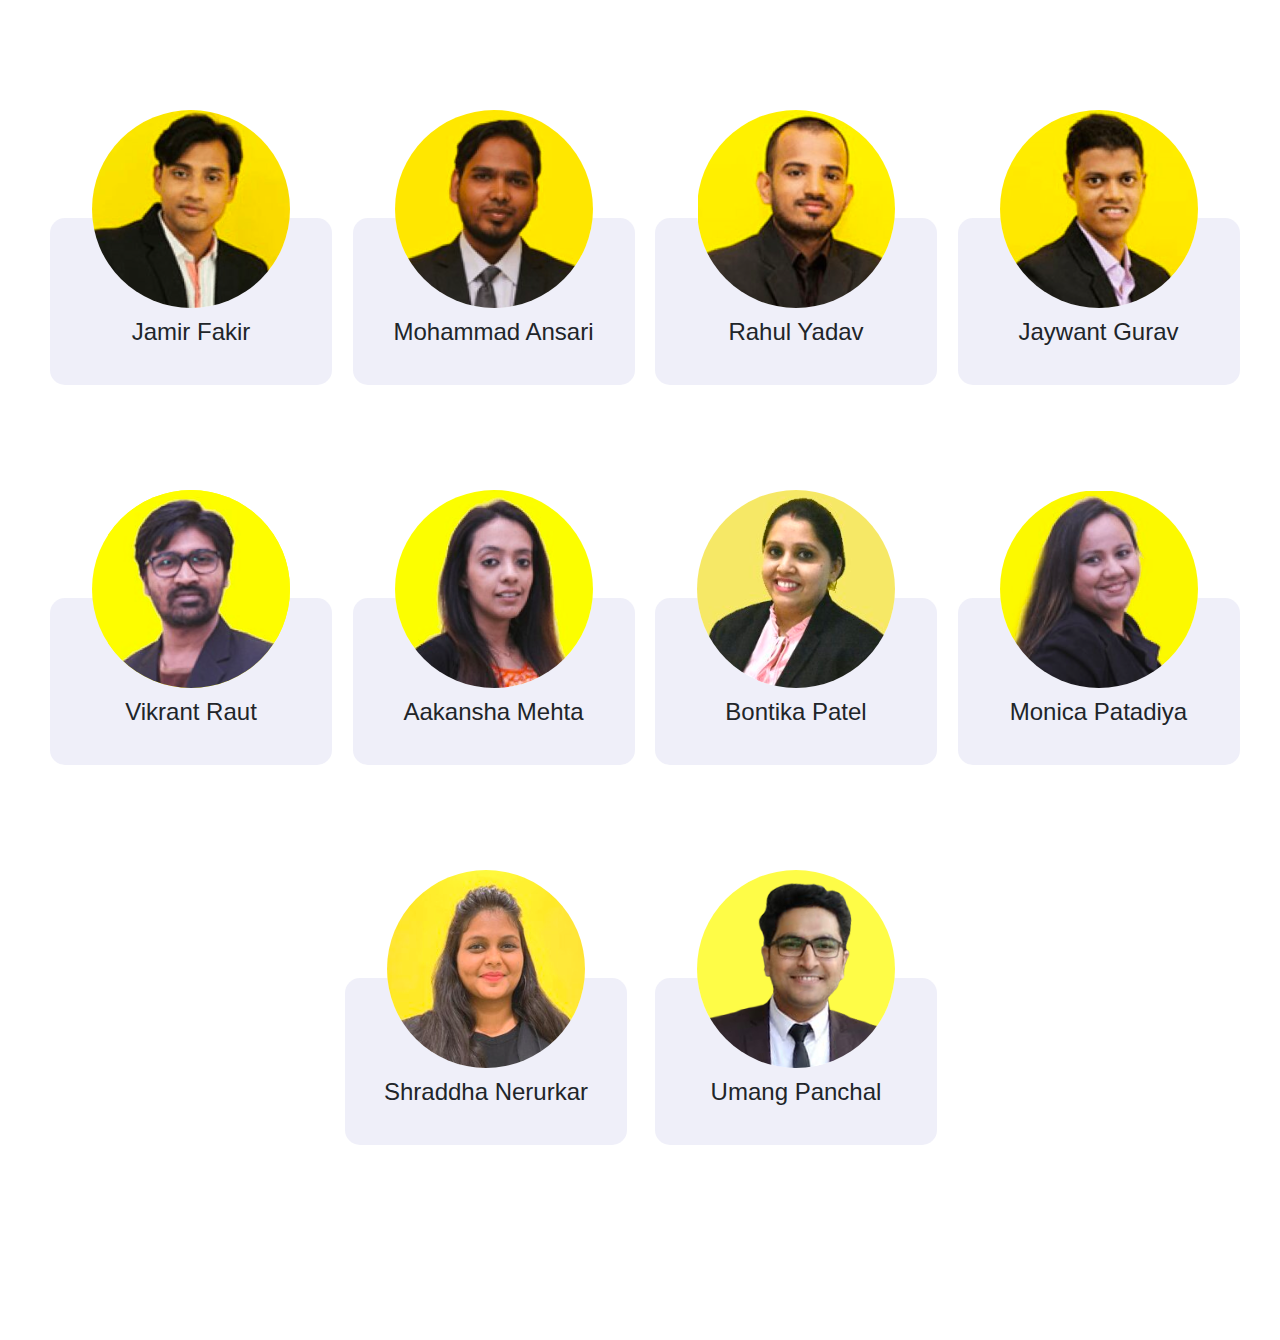
<file: card effects/index.html>
<!DOCTYPE html>
<html lang="en">

  <head>
    <meta charset="UTF-8">
    <meta name="viewport" content="width=device-width, initial-scale=1.0">
    <title>Document</title>
    <link rel="stylesheet" href="css/bootstrap.min.css">
    <link rel="stylesheet" href="css/style.css">
  </head>

  <body>


    <section class="core-team">
      <div class="container">
        <div class="core-team-main">
          <div class="row mx-auto">
            <div class="col-6 col-md-6 col-lg-3">
              <div class="core-team-detail">
                <div class="imgBx">
                  <img src="images/jamir.svg" alt="">
                </div>
                <div class="team-info">
                  <h4>Jamir Fakir</h4>
                  <p><img src="images/new-quotes.svg" alt="">
                    He believes that a life without ideas is an unfulfilled existence. Not only having ideas is
                    important, but to express them, share them, and implement them is what makes a difference in this
                    world.</p>
                </div>
              </div>
            </div>
            <div class="col-6 col-md-6 col-lg-3">
              <div class="core-team-detail">
                <div class="imgBx">
                  <img src="images/mohammad.svg" alt="">
                </div>
                <div class="team-info">
                  <h4>Mohammad Ansari</h4>
                  <p><img src="images/new-quotes.svg" alt="">
                    One of his greatest assets is taking any problem and working it out with a multi-disciplined
                    approach in the most effective way.</p>
                </div>
              </div>
            </div>
            <div class="col-6 col-md-6 col-lg-3">
              <div class="core-team-detail">
                <div class="imgBx">
                  <img src="images/rahul.svg" alt="">
                </div>
                <div class="team-info">
                  <h4>Rahul Yadav</h4>
                  <p><img src="images/new-quotes.svg" alt="">
                    He loves credit, only when it comes for his work. One can recognize his tremendous expertise and
                    experience by the way he handles accounts and vendor management.</p>
                </div>
              </div>
            </div>
            <div class="col-6 col-md-6 col-lg-3">
              <div class="core-team-detail">
                <div class="imgBx">
                  <img src="images/jaywant.svg" alt="">
                </div>
                <div class="team-info">
                  <h4>Jaywant Gurav</h4>
                  <p><img src="images/new-quotes.svg" alt="">
                    With an extensive experience in handling hardware and software systems, he passionately finds ways
                    to explore and provide technical support within the organization.</p>
                </div>
              </div>
            </div>
          </div>
          <div class="row mx-auto">
            <div class="col-6 col-md-6 col-lg-3">
              <div class="core-team-detail">
                <div class="imgBx">
                  <img src="images/vikrant.svg" alt="">
                </div>
                <div class="team-info">
                  <h4>Vikrant Raut</h4>
                  <p><img src="images/new-quotes.svg" alt="">
                    The three words that perfectly suit him are dedication, responsible and hard working. He uses his
                    creativity to make designs visually appealing.</p>
                </div>
              </div>
            </div>
            <div class="col-6 col-md-6 col-lg-3">
              <div class="core-team-detail">
                <div class="imgBx">
                  <img src="images/aakansha.svg" alt="">
                </div>
                <div class="team-info">
                  <h4>Aakansha Mehta</h4>
                  <p><img src="images/new-quotes.svg" alt="">
                    Either write something worth reading or do something worth writing about. She does have a magic
                    wand… It’s her PEN!</p>
                </div>
              </div>
            </div>
            <div class="col-6 col-md-6 col-lg-3">
              <div class="core-team-detail">
                <div class="imgBx">
                  <img src="images/bontika.svg" alt="">
                </div>
                <div class="team-info">
                  <h4>Bontika Patel</h4>
                  <p><img src="images/new-quotes.svg" alt="">
                    She is a zealous and experienced enthusiast, driving multiple projects in the IT and Services
                    industry with her adroitness.</p>
                </div>
              </div>
            </div>
            <div class="col-6 col-md-6 col-lg-3">
              <div class="core-team-detail">
                <div class="imgBx">
                  <img src="images/monica.svg" alt="">
                </div>
                <div class="team-info">
                  <h4>Monica Patadiya</h4>
                  <p><img src="images/new-quotes.svg" alt="">
                    An enthusiast accustomed to - growth, flexibility, quick-witted, zeal, and positivity. His
                    operations skills aim towards quality output, uniformity of performance, and achieving efficiency.
                  </p>
                </div>
              </div>
            </div>
          </div>
          <div class="row justify-content-center max-auto">
            <div class="col-6 col-md-6 col-lg-3">
              <div class="core-team-detail">
                <div class="imgBx">
                  <img src="images/shraddha.svg" alt="">
                </div>
                <div class="team-info">
                  <h4>Shraddha Nerurkar</h4>
                  <p><img src="images/new-quotes.svg" alt="">
                    Her proactive coordination with Senior Managers and setting up daily calendars acts as a point of contact between Senior Leaders & other Managers.</p>
                </div>
              </div>
            </div>
            <div class="col-6 col-md-6 col-lg-3">
              <div class="core-team-detail">
                <div class="imgBx">
                  <img src="images/umang.svg" alt="">
                </div>
                <div class="team-info">
                  <h4>Umang Panchal</h4>
                  <p><img src="images/new-quotes.svg" alt="">
                    He has time and again proved his dedication & hardwork toward his marketing goals, and that's what makes him unique.</p>
                </div>
              </div>
            </div>
          </div>
        </div>
      </div>
    </section>


    <script src="js/jquery.min.js"></script>
    <script src="js/popper.min.js"></script>
    <script src="js/bootstrap.min.js"></script>
  </body>

</html>
</file>
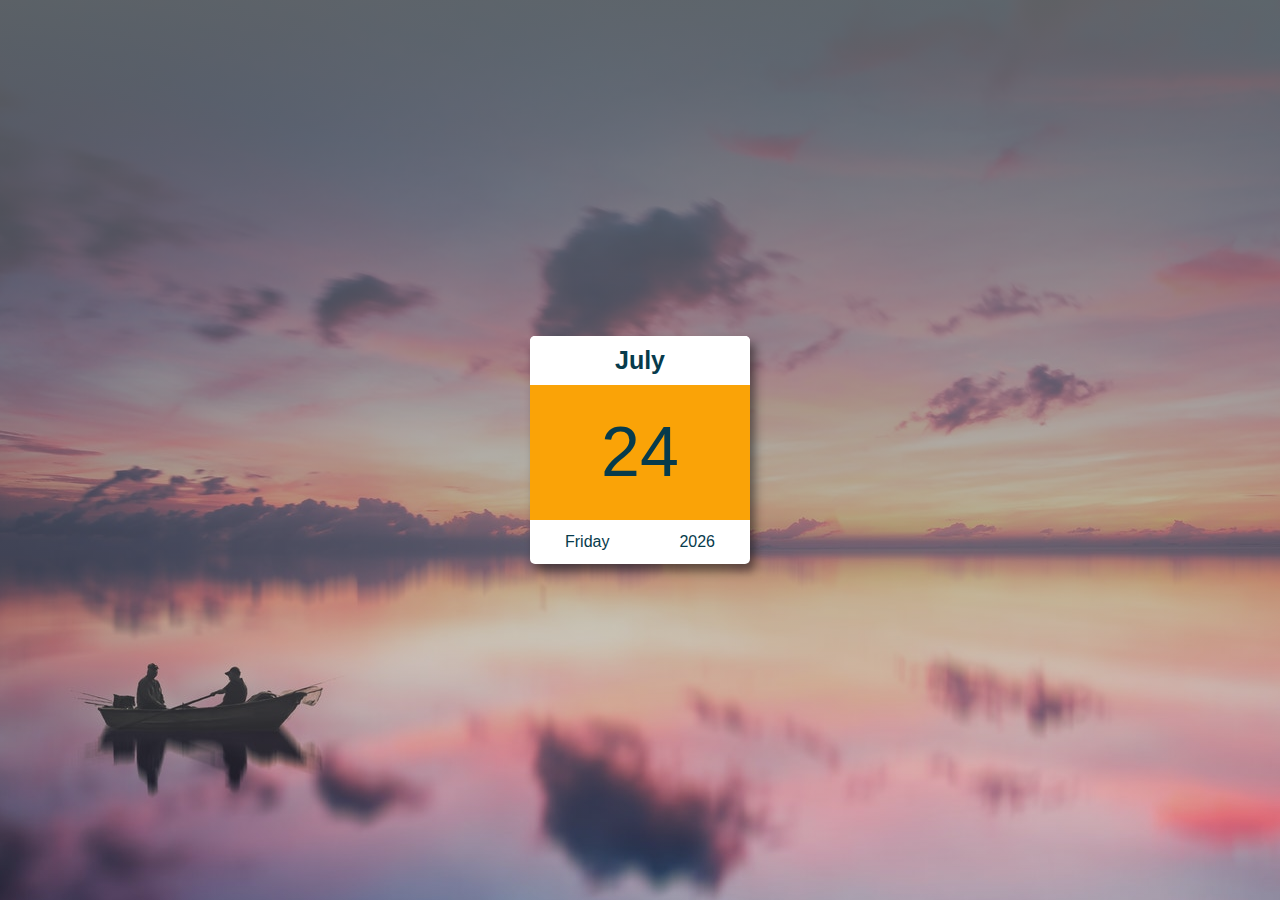
<file: mini calendar/index.html>
<!DOCTYPE html>
<html lang="en">

  <head>
    <meta charset="UTF-8">
    <meta name="viewport" content="width=device-width, initial-scale=1.0">
    <title>Mini Calendar | jQuery</title>

    <!-- bootstrap link -->
    <link rel="stylesheet" href="css/bootstrap.min.css">
    <!-- style link -->
    <link rel="stylesheet" href="css/style.css">
  </head>

  <body>

    <section class="calendar d-flex justify-content-center align-items-center">
      <div class="container">
        <div class="calendar-main text-center">
          <span class="month" id="month"></span>
          <span class="date" id="date"></span>
          <div class="d-flex justify-content-around">
            <span class="day" id="day"></span>
            <span class="year" id="year"></span>
          </div>
        </div>
      </div>
    </section>


    <!-- bootstrap script -->
    <script src="js/jquery.min.js"></script>
    <script src="js/popper.min.js"></script>
    <script src="js/bootstrap.min.js"></script>

    <!-- custome script -->
    <script src="js/script.js"></script>
  </body>

</html>
</file>
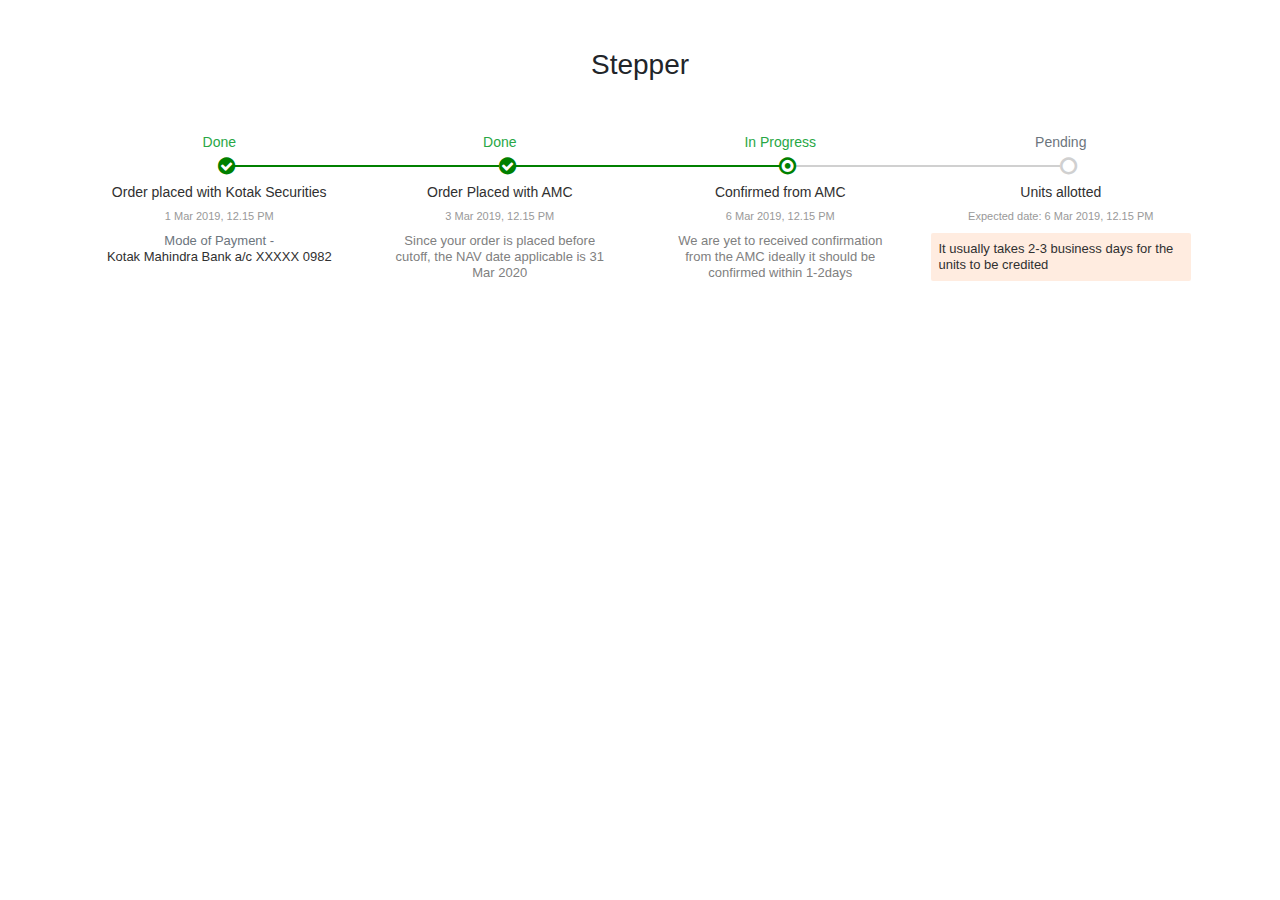
<file: stepper/index.html>
<!DOCTYPE html>
<html lang="en">

  <head>
    <meta charset="UTF-8">
    <meta name="viewport" content="width=device-width, initial-scale=1.0">
    <title>Stepper</title>
    <link rel="stylesheet" href="https://stackpath.bootstrapcdn.com/font-awesome/4.7.0/css/font-awesome.min.css">
    <link rel="stylesheet" href="css/bootstrap.min.css">
    <link rel="stylesheet" href="css/style.css">
  </head>

  <body>

    <div class="container py-5">
      <div class="mb-5 text-center">
        <h3>Stepper</h3>
      </div>
      <ul class="stepper-main d-flex justify-content-between list-unstyled">
        <li class="stepper done">
          <div class="status">
            <span class="font-weight-medium text-success">Done</span>
          </div>
          <div class="stepper-content">
            <h5>Order placed with Kotak Securities</h5>
            <small class="d-block mb-2">1 Mar 2019, 12.15 PM</small>
            <p>
              <span class="text-secondary">Mode of Payment -</span>
              Kotak Mahindra Bank a/c XXXXX 0982
            </p>
          </div>
        </li>
        <li class="stepper done">
          <div class="status">
            <span class="font-weight-medium text-success">Done</span>
          </div>
          <div class="stepper-content">
            <h5>Order Placed with AMC</h5>
            <small class="d-block mb-2">3 Mar 2019, 12.15 PM</small>
            <p>Since your order is placed before cutoff, the NAV date applicable is 31 Mar 2020</p>
          </div>
        </li>
        <li class="stepper in-progress">
          <div class="status">
            <span class="font-weight-medium text-success">In Progress</span>
          </div>
          <div class="stepper-content">
            <h5>Confirmed from AMC</h5>
            <small class="d-block mb-2">6 Mar 2019, 12.15 PM</small>
            <p>We are yet to received confirmation from the AMC ideally it should be confirmed within 1-2days</p>
          </div>
        </li>
        <li class="stepper pending">
          <div class="status">
            <span class="font-weight-medium text-secondary">Pending</span>
          </div>
          <div class="stepper-content">
            <h5>Units allotted</h5>
            <small class="d-block mb-2"><span class="expetDate">Expected date: </span>6 Mar 2019, 12.15 PM</small>
            <p class="bg-danger p-2 border-2 text-left">It usually takes 2-3 business days for the units to be credited</p>
          </div>
        </li>
      </ul>
    </div>

    <script src="js/jquery.min.js"></script>
    <script src="js/popper.min.js"></script>
    <script src="js/bootstrap.min.js"></script>
  </body>

</html>
</file>
<file: card effects/css/style.css>
* {
  padding: 0;
  margin: 0;
  box-sizing: border-box;
  outline: none;
}


.container {
  max-width: 1240px;
  margin: 0 auto;
}

.core-team {
  padding: 100px 0;
}

.core-team-main {
  width: 100%;
  position: relative;
}



.core-team-detail {
  width: 282px;
  height: 380px;
  text-align: center;
  padding: 10px 15px;
  position: relative;
  transition: 0.5s ease-in-out;
}

.core-team-detail::after {
  content: '';
  width: 282px;
  height: 167px;
  background: rgba(224, 224, 244, 0.5);
  border-radius: 15px;
  transition: 0.5s;
  position: absolute;
  bottom: 95px;
  left: 0;
  z-index: -1;
  padding: 10px 15px;
}

.core-team-detail:hover::after {
  height: 338px;
  background: #FFFFFF;
  box-shadow: 0px 1px 10px rgba(48, 48, 48, 0.15);
}
 
.core-team-detail .imgBx {
  width: 198px;
  margin: auto;
  transition: 0.5s ease-in-out;
}

.core-team-detail:hover .imgBx {
  width: 100px;
  margin: -49px auto 0;
} 

.core-team-detail:hover p {
  display: block;
  transition: all 0.5s ease-in-out;
  animation: fadeIn .5s linear
}

@keyframes fadeIn {
  0% {
    opacity: 0;
    transform: translateY(200px);
  }
  100% {
    opacity: 1;
    transform: translateY(0px);
  }
}

@-webkit-keyframes fadeIn {
  0% {
    opacity: 0;
    transform: translateY(200px);
  }
  100% {
    opacity: 1;
    transform: translateY(0px);
  }
}

.core-team-detail .imgBx img {
  max-width: 100%;
}

.team-info {
  margin-top: 10px;
  overflow: hidden;
}

.team-info p {
  display: none;
  transition: all 1s ease-in-out;
  transition-delay: 1s;
}
</file>
<file: stepper/css/style.css>
* { margin: 0; padding: 0; box-sizing: border-box; outline: none; } 
ul, p { margin: 0; } 
.container { max-width:1360px; width: 90%; margin: 0 auto; } 
ul.stepper-main { width: 100%; position: relative; text-align: center; overflow: hidden; } 
.status span { font-size: 14px; } 
.stepper-content h5 { font-size: 14px; font-weight: 400; color: #303030; } 
ul li { width: 25%; position: relative; padding: 0 10px; } 
.stepper-content { padding-top: 30px; } 
.stepper-content p { font-size: 13px; line-height: 16px; color: #303030; padding: 0 16px; } 
.stepper-content small { font-size: 11px; color: #999; } 
.stepper-content p span { display: block; } 
.bg-danger { background-color: #ffe8d9ce!important; } 
.border-2 { border-radius: 2px; } 
ul li:nth-of-type(2) .stepper-content p, ul li:nth-of-type(3) .stepper-content p { color: gray; } 
ul li.stepper:after { content: ''; width: 95%; height: 2px; position: absolute; top: 35px; left: 154px; z-index: 1; background: #d0d0d0; margin: 0 auto; } 
ul li.done::after { background: green; } 
ul li.pending:after { background: none; } 
ul li.stepper::before { content: '\f058'; font-family: 'Fontawesome'; position: absolute; left: 135px; top: 21px; text-align: center; z-index: 5; font-size: 20px; color: green; width: 25px; height: 25px; margin: 0 auto; } 
ul li:nth-of-type(3)::before { content: '\f192'; } 
ul li:nth-of-type(4)::before { content: '\f10c'; color: #d0d0d0; } 


 @media (max-width: 992px) and (min-width: 768px) { ul.stepper-main { flex-direction: column; text-align: left; } 
 ul li { display: flex; justify-content: space-between; width: 100%; flex-direction: row-reverse; margin-bottom: 11px; } 
 .stepper-content ,.stepper-content p { padding: 0; } 
 .status span { font-size: 12px; } 
 .stepper-content { margin-left: 30px; max-width: 350px; } 
 ul li.stepper::before { left: 0; top: -2px; font-size: 15px; } 
 ul li.pending .stepper-content p { width: 100%; } 
 ul li.stepper:after { top: 14px; height: 100%; width: 2px; left: 12px; font-size: 15px; } 
 }

 @media (max-width: 767px) and (min-width: 320px) { ul.stepper-main { flex-direction: column; text-align: left; } 
 ul li { display: flex; justify-content: space-between; width: 100%; flex-direction: row-reverse; margin-bottom: 11px; } 
 .stepper-content ,.stepper-content p { padding: 0; } 
 .status span { font-size: 12px; } 
 .stepper-content { margin-left: 30px; max-width: 200px; } 
 ul li.stepper::before { left: 0; top: -2px; font-size: 15px; } 
 ul li.pending .stepper-content p { width: 100%; } 
 ul li.stepper:after { top: 14px; height: 100%; width: 2px; left: 12px; font-size: 15px; } 
 }
</file>
<file: mini calendar/css/style.css>
/* ================================
Reset code
=================================== */
* {
  padding: 0;
  margin: 0;
  box-sizing: border-box;
}

li {
  list-style: none;
  display: inline-block;
}

a {
  text-decoration: none;
}

img {
  border: none;
  vertical-align: middle;
}

/* =======================================
main css
========================================== */
.calendar {
  width: 100%;
  height: 100vh;
  min-height: 100vh;
  background: linear-gradient(rgba(100, 104, 104, 0.9), rgba(82, 79, 79, 0.1)) , url('../images/bg.jpg') center center no-repeat;
}

.calendar-main {
  width: 220px;
  background-color: #fff;
  margin: 0 auto;
  border-radius: 5px;
  box-shadow: 5px 7px 10px rgba(12, 12, 12, 0.5);
  overflow: hidden;
}

.calendar-main span {
  display: block; 
  color: #073b4c;
  text-transform: capitalize;
}

.calendar-main .month {
  padding: 6px 0px;
  font-size: 25px;
  font-weight: 600;
  background: #fff;
}

.calendar-main .date {
  font-family: Impact, Haettenschweiler, 'Arial Narrow Bold', sans-serif;
  font-size: 70px;
  background-color: #faa307;
  padding: 15px 0;
}

.calendar-main .day, .calendar-main .year {
  display: inline-block;
  padding: 10px 0px;
}
</file>
